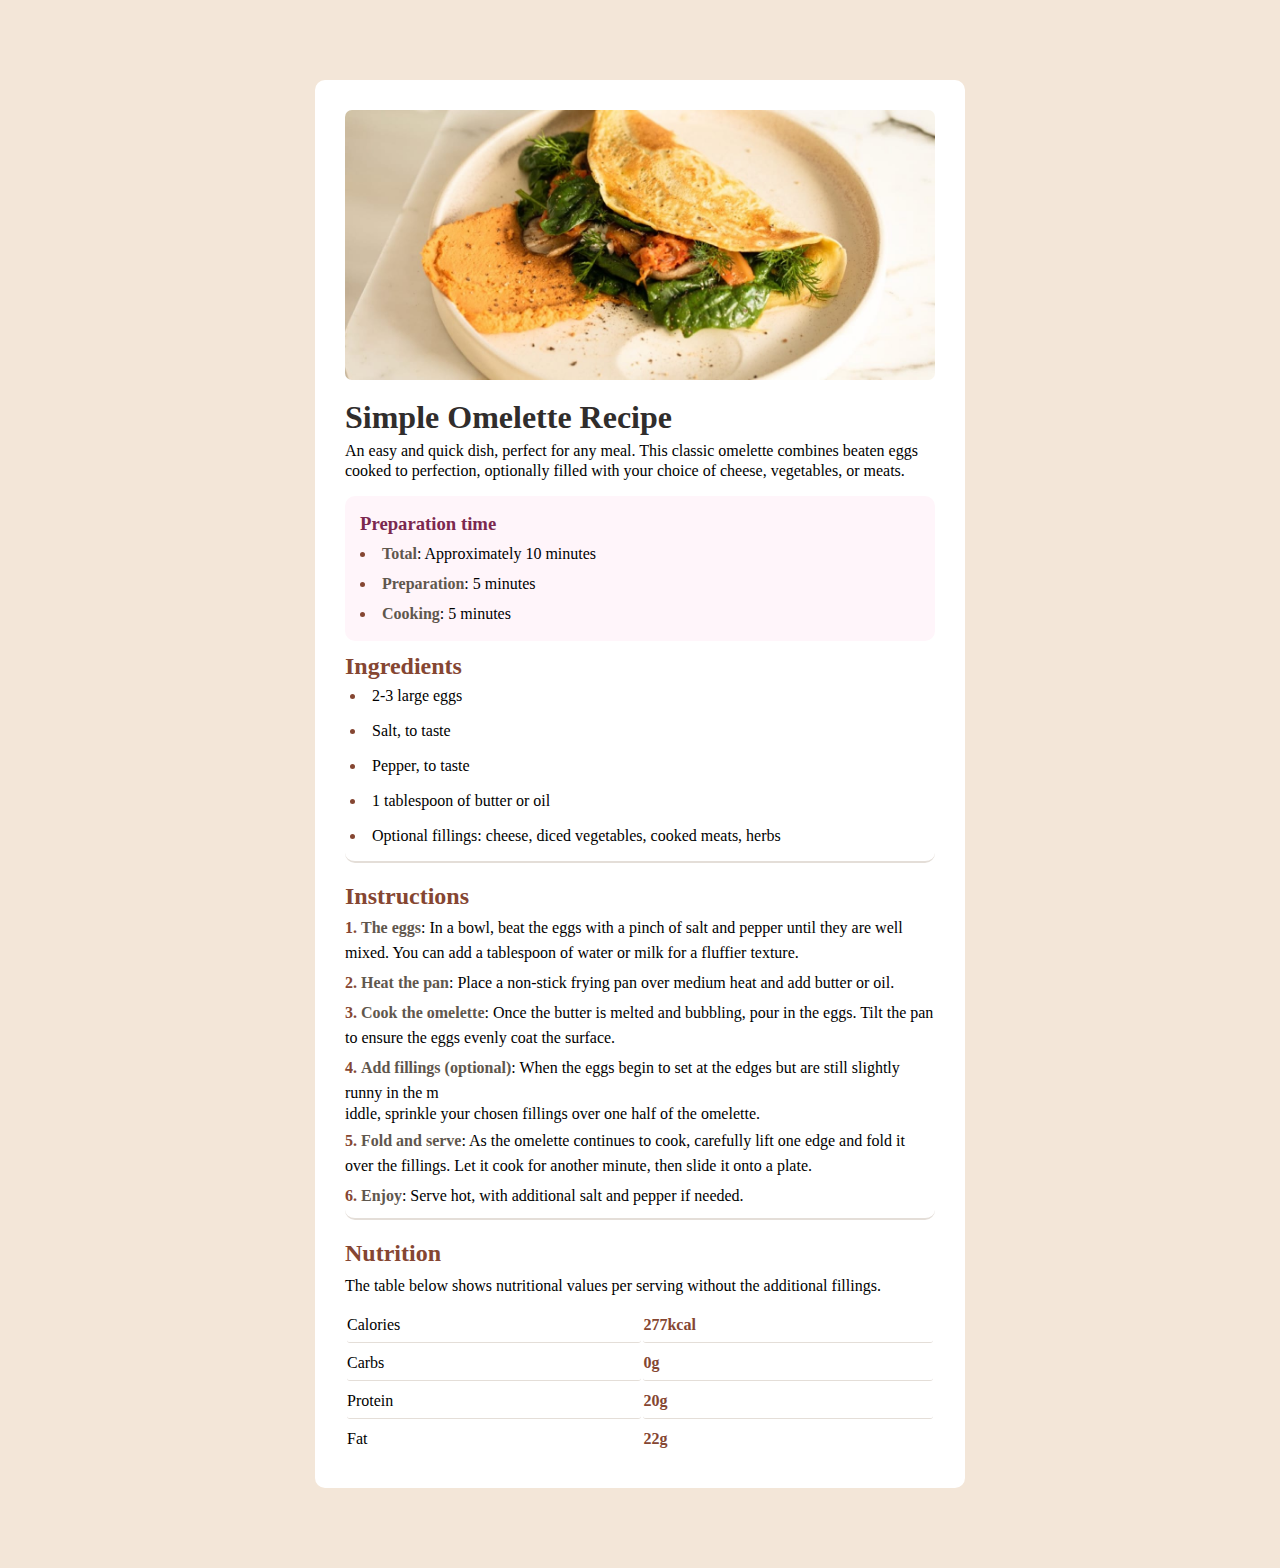
<file: recipe-page-main/index.html>
<!DOCTYPE html>
<html lang="en">
<head>
  <meta charset="UTF-8">
  <meta name="viewport" content="width=device-width, initial-scale=1.0">
  <link rel="icon" type="image/png" sizes="32x32" href="./assets/images/favicon-32x32.png">
  <link rel="stylesheet" href="style.css">
  <title>Frontend Mentor | Recipe page</title> 
  <style>
  
  </style>
</head>
<body>
  <div class="all">
  <div class="img1">
    <img src="assets/images/image-omelette.jpeg" width="100%">
  </div>
  <div class="all2">
<div class="head">
<h1> Simple Omelette Recipe</h1>

 <p> An easy and quick dish, perfect for any meal. This classic omelette combines beaten eggs cooked 
  to perfection, optionally filled with your choice of cheese, vegetables, or meats.
</p></div> 
<div class="ul1">
 <h3 style="color: hsl(332, 51%, 32%)"> Preparation time</h3>
  <ul>
 <li><span>Total</span>: Approximately 10 minutes</li>
 <li> <span>Preparation</span>: 5 minutes</li>
 <li><span> Cooking</span>: 5 minutes</li>
  </ul>
  </div>
  <div class="ul2">
 <h2>Ingredients</h2>
<ul>
 <li> 2-3 large eggs</li>
 <li> Salt, to taste</li>
 <li> Pepper, to taste</li>
 <li> 1 tablespoon of butter or oil</li>
<li> Optional fillings: cheese, diced vegetables, cooked meats, herbs
</li></ul></div>
<div class="instruc">
<h2> Instructions</h2>
<ol>
 <li> <span> The eggs</span>: In a bowl, beat the eggs with a pinch of salt and pepper until they are well mixed. 
 You can add a tablespoon of water or milk for a fluffier texture.</li>

 <li><span> Heat the pan</span>: Place a non-stick frying pan over medium heat and add butter or oil.
</li>
 <li> <span>Cook the omelette</span>: Once the butter is melted and bubbling, pour in the eggs. Tilt the pan to ensure 
  the eggs evenly coat the surface.
</li>
 <li> <span>Add fillings (optional)</span>: When the eggs begin to set at the edges but are still slightly runny in the 
  m</li>iddle, sprinkle your chosen fillings over one half of the omelette.

 <li> <span>Fold and serve</span>: As the omelette continues to cook, carefully lift one edge and fold it over the 
  fillings. Let it cook for another minute, then slide it onto a plate.
</li>
 <li><span>Enjoy</span>: Serve hot, with additional salt and pepper if needed.
</li>
</ol></div>
<div class="nutri">
 <h2> Nutrition</h2>

 <p> The table below shows nutritional values per serving without the additional fillings.
</p>


<table>
  <tr >
    
 <td> Calories</td>
 <td class="td1 "> 277kcal</td>
 </tr>
<tr >
  
<td> Carbs</td>
 <td class="td1 "> 0g</td>
 
<tr >
<td>  Protein</td>
 <td class="td1 "> 20g</td>
</tr>
<tr>
 <td style="border-bottom: none;">Fat</td>
 <td style="border-bottom: none;" class="td1 "> 22g</td>
</tr>
</table>
</div>
</div>
 </div>
</body>
</html>
</file>
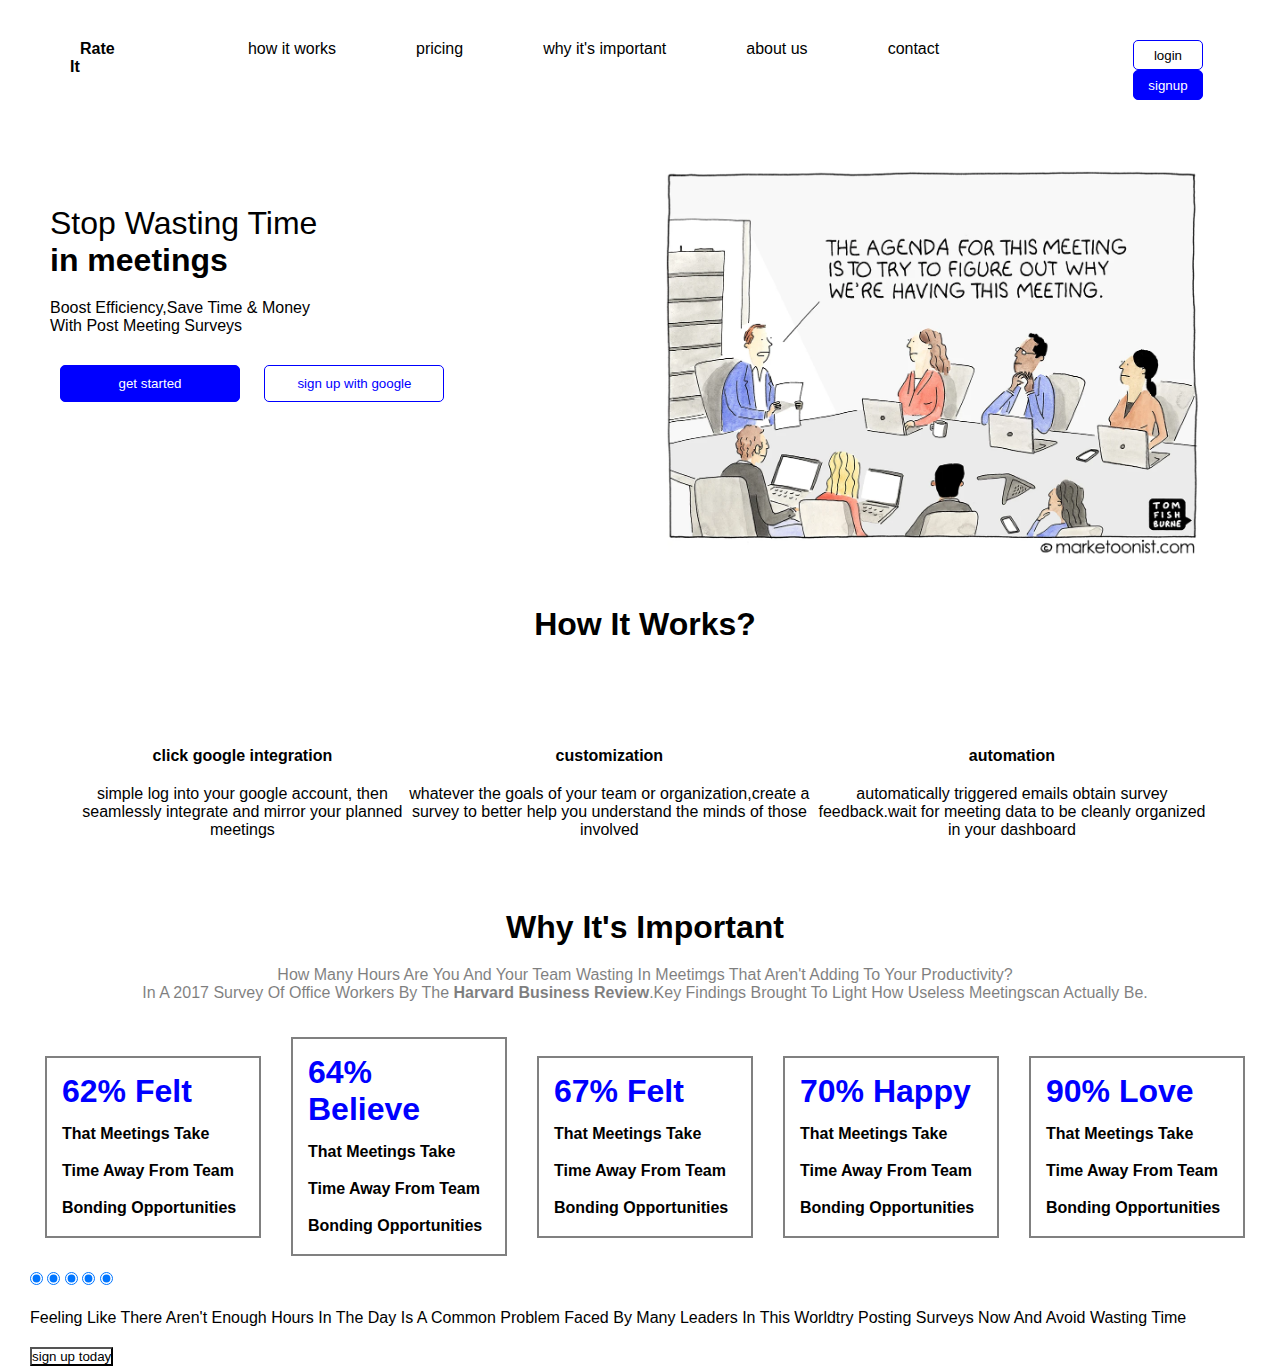
<file: intern pro/design 1/index.html>
<!DOCTYPE html>
<html lang="en">
<head>
    <meta charset="UTF-8">
    <meta name="viewport" content="width=device-width, initial-scale=1.0">
    <link rel="stylesheet" href="style.css">
    <link rel="stylesheet" href="https://cdnjs.cloudflare.com/ajax/libs/font-awesome/6.6.0/css/all.min.css" integrity="sha512-Kc323vGBEqzTmouAECnVceyQqyqdsSiqLQISBL29aUW4U/M7pSPA/gEUZQqv1cwx4OnYxTxve5UMg5GT6L4JJg==" crossorigin="anonymous" referrerpolicy="no-referrer" />
    <title>Design 1</title>
</head>
<body>
    <!--header page-->
        <div class="head1">
            <div class="logo">
                 <i class="fa-brands fa-font-awesome"></i><span>rate it</span>
                 </div>
            
         
            <div class="nav-list">
                <ul>
                <li><a href="#">how it  works</a></li>
                <li><a href="#">pricing</a></li>
                <li><a href="#">why it's important</a></li>
                <li><a href="#">about us</a></li>
                <li><a href="#">contact</a></li>
                </ul>
                
                
            </div>
            <div class="btn">
          <button type="button" class="btn1">login</button>
          <button type="button" class="btn2" >signup</button>
            </div>   
        </div>
    
        <div class="page1">
            <div class="page-content">
            <h1>stop wasting time<br><span> in meetings </span></h1>
            <p>boost efficiency,save time & money <br> with post meeting surveys</p>
            <div class="page-btn">
      <button type="submit"  class="p-btn1">get started</button>
      <button type="submit" class="p-btn2">sign up with google</button>
        </div>
        </div>
<div class="head2">
    <img src="../design 1/img1.webp" alt="meeting" width="90%" height="100%" >
</div>
</div>
<!--header page ends-->
   <!--section page 1--> 
   <div class="section1">
    <div class="sec-head">
<h1>how it works?</h1>
<i class="fa-solid fa-grip-lines"></i>
</div>
<div class="sec1">
    <div class="sec1-p1">
        <i class="fa-regular fa-calendar-minus"></i>
     <h4>   click google integration</h4>
     <p> simple log into your google account, then seamlessly integrate and mirror your planned meetings</p>
    </div>
    <div class="sec1-p2">
        <i class="fa-regular fa-sliders"></i>
        <h4>customization</h4>
        <p>whatever the goals of your team or organization,create a survey to better help you understand the minds of those involved </p>
    </div>
    <div class="sec1-p3">
        <i class="fa-regular fa-envelope-open"></i>
        <h4>automation</h4>
        <p>automatically triggered emails obtain survey feedback.wait for meeting data to be cleanly organized in your dashboard</p>
    </div>
</div>
</div>
<!--section1 page ends-->
<!--section page 2 starts-->
<div class="section2">
    <div class="sec-head2">
        <h1>why it's important</h1>
        <i class="fa-solid fa-grip-lines"></i>
        <p>how many hours are you and your team wasting in meetimgs that aren't adding to your productivity?<br>
        in a 2017 survey of office workers by  the<strong> harvard business  review</strong>.key findings brought to light how useless meetingscan actually be.</p>
    </div>
    <div class="sec2-slider">
        <div class="sec2-s1">
            <h1>62% felt
           <br><span>that meetings take time away from team bonding opportunities</span></h1>
            <i class="fa-regular fa-square-person-confined"></i>
        </div>
        <div class="sec2-s1">
            <h1>64% believe
            <br><span>that meetings take time away from team bonding opportunities</span></h1>
            <i class="fa-solid fa-minimize"></i>
        </div>
        <div class="sec2-s1">
            <h1>67% felt
          <br> <span> that meetings take time away from team bonding opportunities</span></h1>
            <i class="fa-solid fa-people-group"></i>
        </div>
        <div class="sec2-s1">
            <h1>70% happy
            <br><span>that meetings take time away from team bonding opportunities</span></h1>
            <i class="fa-solid fa-headphones-simple"></i>
        </div>
        <div class="sec2-s1">
            <h1>90% love
            <br> <span>that meetings take time away from team bonding opportunities</span></h1>
            <i class="fa-solid fa-business-time"></i>
        </div>
    </div>
    <div class="dots">
        <input type="radio" class="radio1" checked>
        <input type="radio" class="radio1" checked>
        <input type="radio" class="radio1" checked>
        <input type="radio" class="radio1" checked>
        <input type="radio" class="radio1" checked>
        
                </div>
    <div class="sec-downpara">
        <p>feeling like there aren't enough hours in the day is a common problem faced by many leaders in this world<span>try posting surveys now and avoid wasting time</span></p>
    </div>
    <div class="sec2-btn">
       <button type="submit">sign up today</button>
    </div>
</div>
<!--section 2 page ends-->
</body>

</html>
</file>
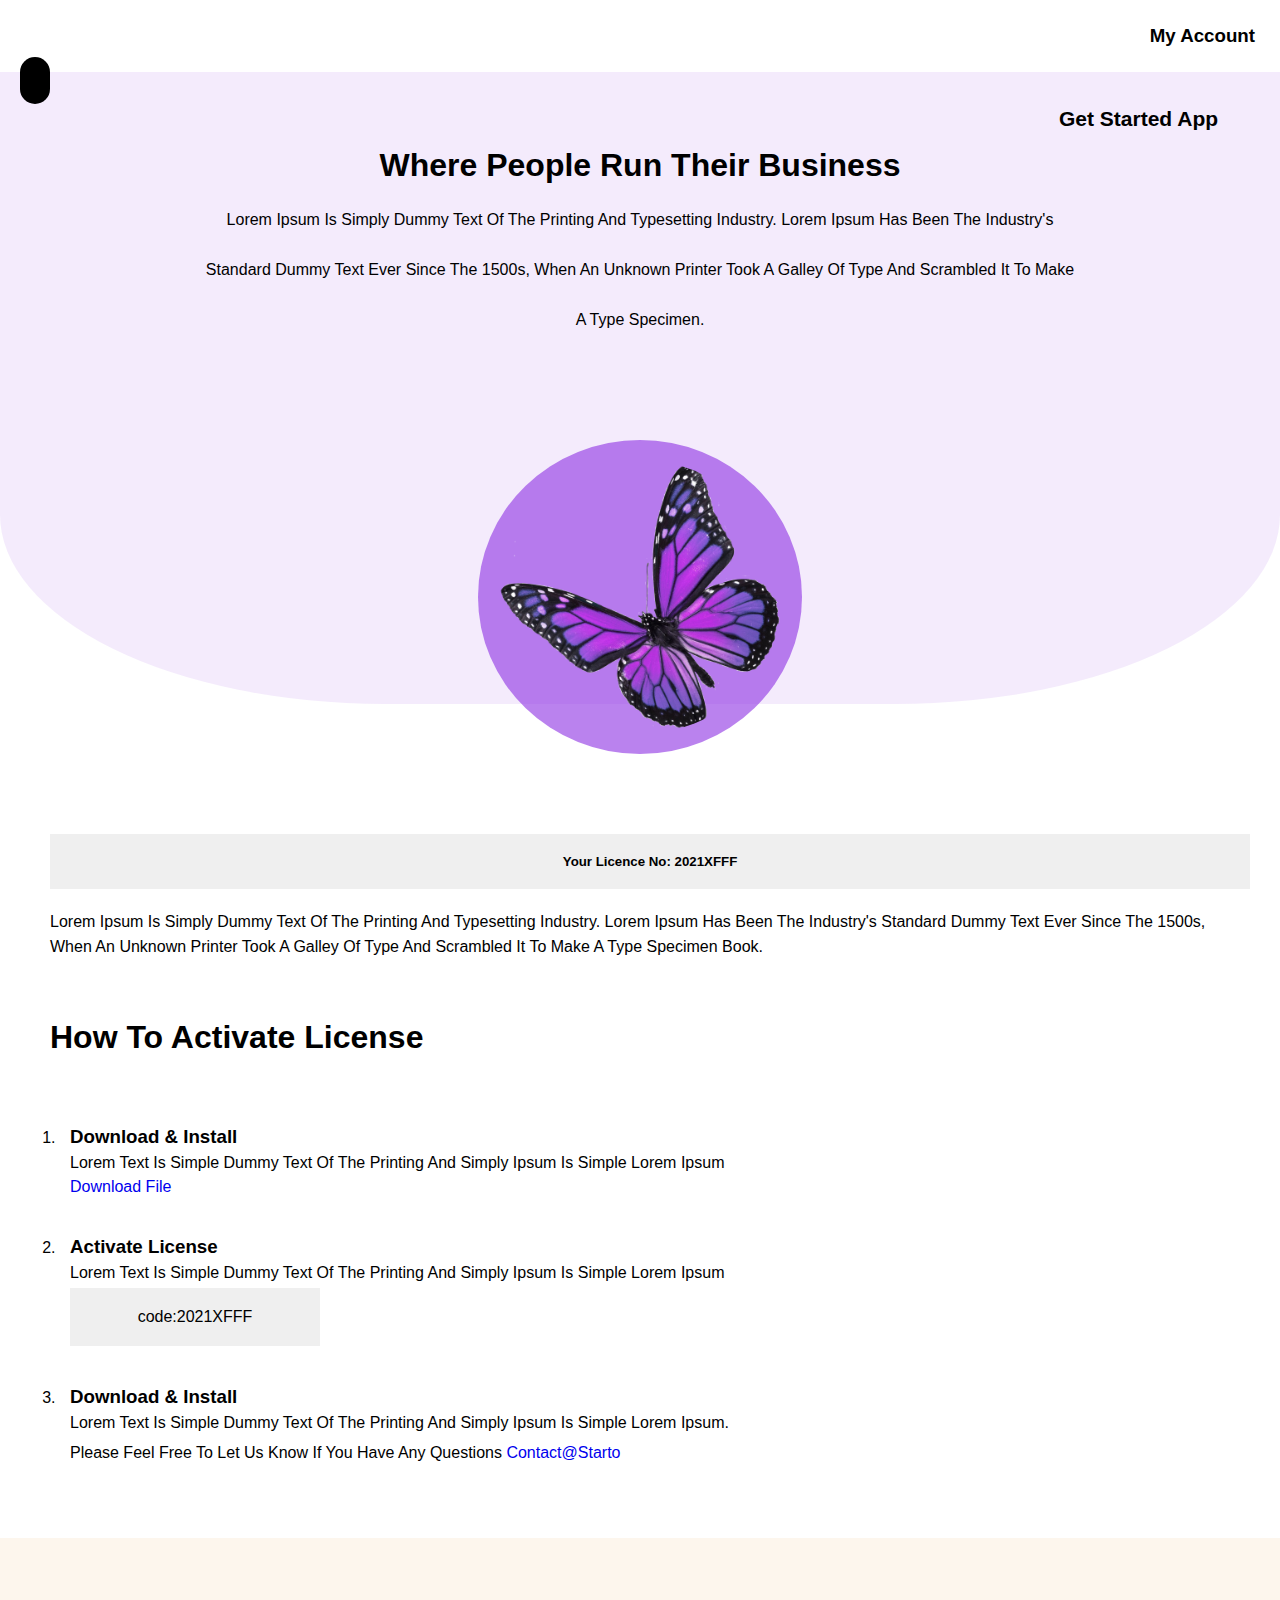
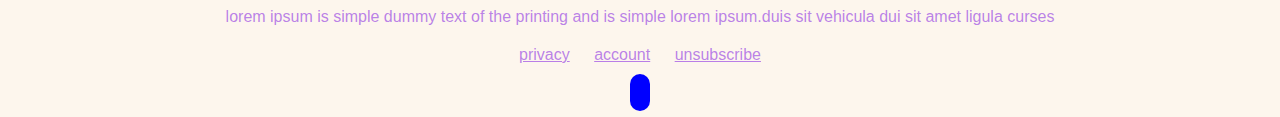
<file: intern pro/design 2/index.html>
<!DOCTYPE html>
<html lang="en">
<head>
    <meta charset="UTF-8">
    <meta name="viewport" content="width=device-width, initial-scale=1.0">
    <title>Design 2</title>
    <link rel="stylesheet" href="style.css">
    <link rel="stylesheet" href="https://cdnjs.cloudflare.com/ajax/libs/font-awesome/6.6.0/css/all.min.css" integrity="sha512-Kc323vGBEqzTmouAECnVceyQqyqdsSiqLQISBL29aUW4U/M7pSPA/gEUZQqv1cwx4OnYxTxve5UMg5GT6L4JJg==" crossorigin="anonymous" referrerpolicy="no-referrer" />
</head>
<body>
    <div class="upper">
        <h3>my account</h3>
    </div>
    <div class="header">
        <div class="logo-cont">
        <div class="logo">
            <i class="fa-brands fa-stripe-s"></i>
        </div>
        <div class="logo-intro">
            <h2>get started app</h2>
        </div>
        </div>
    <div class="h-content">
        <h1>where people run their business</h1>
        <p>Lorem Ipsum is simply dummy text of the printing and typesetting industry. Lorem Ipsum has been the industry's standard dummy text ever since the 1500s, when an unknown printer took a galley of type and scrambled it to make a type specimen.</p>

  <div class="images">
        
        <img class=".img1" src="img2.png" width="30%" >
       
   </div>
    </div>
    </div>

    
        <div class="sec1-c1">
      <h5>your licence no:<span> 2021XFFF</span></h5>
        <p>Lorem Ipsum is simply dummy text of the printing and typesetting industry. Lorem Ipsum has been the industry's standard dummy text ever since the 1500s,<br> when an unknown printer took a galley of type and scrambled it to make a type specimen book.</p>
   </div>
   <div class="sec1">
   <div class="list">
    <h1>how to activate license</h1>
    <ol>
        <li>
           <h3> download & install</h3>
            <p>lorem text is simple dummy text of the printing and simply Ipsum is simple lorem ipsum</p>
       <a  href="#">download file <i class="fa-solid fa-arrow-right-long"></i></a>

        </li>
        <li ><h3>activate license</h3><p>lorem text is simple dummy text of the printing and simply Ipsum is simple lorem ipsum</p>
       <div class="span"><span >code:2021XFFF</span></div>
        </li> 
    <li>
       <h3> download & install</h3>
        <p>
            lorem text is simple dummy text of the printing and simply Ipsum is simple lorem ipsum.
           <br> please feel free to let us know if you have any questions <a href="#">contact@starto</a>
        </p>
    </li>
    </ol>

    
   </div>
    </div>

    <div class="footer">
        <div class="footlogo">
            <i class="fa-brands fa-linkedin"></i>
            <i class="fa-brands fa-square-youtube"></i>
            <i class="fa-brands fa-square-instagram"></i>
            <i class="fa-brands fa-square-twitter"></i>
            <i class="fa-brands fa-facebook"></i>
        </div>
        <div class="f-para">
            <p>lorem ipsum is simple dummy text of the printing and is simple lorem ipsum.duis sit vehicula dui sit amet ligula curses</p>
        </div>
        <div class="links">
            <a href="#">privacy</a>
            <a href="#">account</a>
            <a href="#">unsubscribe</a>
        </div>
        <div class="f-logo">
            <i class="fa-brands fa-stripe-s"></i> 
        </div>
    </div>
</body>
</html>
</file>
<file: recipe-page-main/style.css>
@import url('https://fonts.googleapis.com/css2?family=Dosis:wght@200..800&family=Outfit:wght@100..900&family=Poppins:ital,wght@0,100;0,200;0,300;0,400;0,500;0,600;0,700;0,800;0,900;1,100;1,200;1,300;1,400;1,500;1,600;1,700;1,800;1,900&family=Work+Sans:ital@0;1&family=Young+Serif&display=swap');
@import url('https://fonts.googleapis.com/css2?family=Dosis:wght@200..800&family=Outfit:wght@100..900&family=Poppins:ital,wght@0,100;0,200;0,300;0,400;0,500;0,600;0,700;0,800;0,900;1,100;1,200;1,300;1,400;1,500;1,600;1,700;1,800;1,900&family=Work+Sans:ital,wght@0,600;1,600&family=Young+Serif&display=swap');
@import url('https://fonts.googleapis.com/css2?family=Dosis:wght@200..800&family=Outfit:wght@100..900&family=Poppins:ital,wght@0,100;0,200;0,300;0,400;0,500;0,600;0,700;0,800;0,900;1,100;1,200;1,300;1,400;1,500;1,600;1,700;1,800;1,900&family=Work+Sans:ital,wght@0,700;1,700&family=Young+Serif&display=swap');
@import url('https://fonts.googleapis.com/css2?family=Dosis:wght@200..800&family=Outfit:wght@100..900&family=Poppins:ital,wght@0,100;0,200;0,300;0,400;0,500;0,600;0,700;0,800;0,900;1,100;1,200;1,300;1,400;1,500;1,600;1,700;1,800;1,900&family=Work+Sans:ital,wght@0,700;1,700&family=Young+Serif&display=swap');


*{
   
   padding:0;
   margin:0;
   box-sizing: border-box;
}
:root{
  background-color:   hsl(30, 54%, 90%);
  background-color:  hsl(30, 18%, 87%);
  background-color:  hsl(30, 10%, 34%);
  background-color: hsl(24, 5%, 18%);
}
body{
   background-color:hsl(30, 54%, 90%) ; 
display:grid;
justify-content: center;
align-items: center;
width:100%;
height:auto;
}
h1{
   color:hsl(24, 5%, 18%);
}

.all{
   background-color: white;
width:650px;
max-height: auto;
padding: 30px;
margin:80px;
border-radius: 10px;
}
h2,.td1{
   color: hsl(14, 45%, 36%) ;
font-weight: bold;

}
.img1 img{
   border-radius: 7px;
}
 
.head{
margin-top: 15px;
}
.head p{
   margin-top: 5px;;
   line-height: 20px;
}
.ul1{
   background-color:hsl(330, 100%, 98%);
   margin-top: 15px;
   padding:15px;
   list-style-position: inside;
   line-height: 25px;
   border-radius: 10px;;
}
.ul1 li{
   margin-top: 5px;
}
span{
   font-weight: bolder;
   color:hsl(30, 10%, 34%);
   
}
li::marker{
   color:hsl(14, 45%, 36%);
   font-weight: bold;
}
.ul2{
   border-bottom:2px solid hsl(30, 18%, 87%);;
   padding-bottom: 10px;
   margin-top: 15px;
   line-height: 20px;
   border-radius: 10px;
 
}
.ul2 li{
   padding:5px;
   list-style-position: inside;
   margin-top:5px;
   
}

.instruc{
   border-bottom:2px solid hsl(30, 18%, 87%);
border-radius: 10px;
margin-top: 20px;
padding-bottom: 10px;
}
.instruc li{
   line-height: 25px;
   list-style-position: inside;
   margin-top: 5px;;

}
.nutri{
   margin-top: 20px;
   
}

.nutri p{
   margin-top: 10px;;
}

.nutri table {
   line-height: 35px;
 width:100%;
 margin-top: 10px;;
 
   
}

 table tr  td {
   border-bottom:1px solid hsl(30, 18%, 87%);
   border-radius: 3px;;
 }
  

@media (max-width:1044px){
   .all{
      width:500px;
      height:auto;
   }
}

@media (max-width:530px){
   .all{
      width:390px;
      height:auto;
      
   }
}
@media(max-width:375px){
   .all{
      width:350px;
      height:auto;
      margin: 0px;
       overflow-x: hidden;
border-radius: 0px;
padding: 0px;
   }
   body{
  margin:0;
 padding: 0;    
}
.img1  img{
   border-radius: 0px;
   width:100%;
   
}
.all2{
   padding:30px;
}
}
</file>
<file: intern pro/design 1/style.css>
*{
    padding:0;
    margin:0;
    box-sizing: border-box;
    background-color: #fff;
    font-family: Arial, Helvetica, sans-serif;
}
body{
    position: absolute;
    left:30px;
    right:20px;
}
.head1{
    display: flex;
    padding:20px;
    margin:20px;
    width:100%;
}
.logo{
    color:blue
}
.logo span{
    color:black;
    font-weight: bold;
    margin-left: 10px;
    text-transform: capitalize;
}
.nav-list ul {
    list-style-type: none;
   display:flex;
   margin-left: 50px;;
   width:900px;
}
.nav-list ul li {
margin-left:80px;
}
.nav-list ul li>a{
color:black;
text-decoration: none;


}

.nav-list ul li:hover{
    border-bottom: 3px solid blue;
    border-top: 3px solid blue;
    
}
.btn{
    margin-left: 50px;
}
.btn button{
    margin-left: 15px;
}
.btn >button{
    border: 1px solid blue;
    border-radius: 5px;;
    padding:5px;
    width:70px;
    height:30px;
}

.btn>button:hover:not(.btn2){
    background-color: rgba(0, 0, 255, 0.836);
    color:#fff;
    
}
.btn2{
    background-color: blue;
    color:white;
}
/* nav bar ends*/
/* header page starts*/
.page1{
    display: flex;
    margin-left: 20px;
    margin-top: 50px;
    
}
.page-content{
    margin-top: 30px;
    width:100%;
    text-transform: capitalize;
}
.page-content h1{
    font-weight: normal;
   margin-top: 5px;
   
   
}
.page-content h1>span{
    font-weight: bolder;
    text-transform: lowercase;
}
.page-content p{
    margin-top:20px;
}

.page-btn{
    margin-top: 20px;
    
}
.page-btn>button{
    margin: 10px;
}
.p-btn1{
    border: 1px solid blue;
    border-radius: 5px;
    color:white;
    width:30%;
    padding:10px;
    background-color: blue;

}
 
.p-btn2{
    border: 1px solid blue;
    border-radius: 5px;
    color:blue;
    width:30%;
    padding:10px;
}
.page-btn>button:hover:not(.p-btn1){
    background-color: rgba(0, 0, 255, 0.849);
    color:white;
}
/* header image*/
.head2{
    margin-left: 15px;
}

/*section page starts*/

.section1{
    margin-top: 50px;
}
.sec-head{
    text-align:center;
    text-transform: capitalize;
    
}
.sec-head i{
    margin:10px;
    color:blue;
    font-size: 30px;
}
.sec1{
    display:flex;
    margin:50px;
    text-align: center;
}
 .sec1 i{
    color:blue;
    font-size: 30px;
    margin-top: 10px;
 }
.sec1 h4 ,p{
    margin:20px 0px;
}
/* section 2 page style starts*/
.section2{
    text-transform: capitalize;
}
.sec-head2{
    text-align:center;
    margin-top: 10px;
    
}
.sec-head2 i{
    font-size: 30px;
    color:blue;
    margin-top: 10px;
}
.sec-head2 p{
opacity: 0.5;
}
 .section2>.sec2-slider{
   display:flex;
   justify-content: center;
   align-items: center;
   
}
.sec2-s1{
    background-color: #fff;
    border:2px solid gray;
    margin:15px;
    padding:15px;
    font-weight: bold;
    display:flex;
width:400px;
    
}
.sec2-s1 h1{
    color:blue;
}
.sec2-s1  h1 span{

    font-size: 16px;
    color:black;
    
}

.sec2-s1 i{
display:grid;
justify-content: center;
align-items: center;
font-size: 30px;
color:blue;

}

.dots .radio1{
cursor: pointer;

}
</file>
<file: intern pro/design 2/style.css>
*{
    margin:0;
    padding:0;
    box-sizing: border-box;
    font-family: Arial, Helvetica, sans-serif;
}

.upper h3 {
    float:right;
    background-color: #fff;
    padding:15px;
    text-transform: capitalize;
    margin: 10px;
}

.header{
clear:right;
background-color: rgba(137, 43, 226, 0.096);
text-transform: capitalize;
border-bottom-left-radius: 30%;
border-bottom-right-radius: 30%;

}
.header .logo-cont{
    display: flex;
}
.header .logo i{
    background-color: black;
    color:white;
    padding:15px;
    margin:20px;
    border-radius: 20px;
    
}
.logo-intro{
    padding:15px;
    margin:20px ;
    position: absolute;
    left:80%;
    font-size:14px ;
}
.h-content{
    
    text-align: center;
    line-height: 50px;
    margin:50px 100px 0px 100px;
}
.h-content p{
    font-weight: 500;
    padding:5px;
    margin:0px 100px;
}

.images{
    margin-top: 20px;
    
    
}
.images img{
    background-color: rgba(137, 43, 226, 0.589);
    border-radius: 50%;
    padding:20px;
    position: relative;
    top:70px;
}

  .sec1-c1 {

    margin-top:100px;
    padding:30px;
    text-transform: capitalize;
    margin-left:20px;

}
.sec1-c1 p {
    margin-top: 20px;
    line-height: 25px;
}
.sec1-c1 h5{
    background-color: rgba(128, 128, 128, 0.13);
    padding:20px;
    text-align: center;
    
}
.sec1 .list ol{
    padding:20px;
    margin: 20px;
    
}
.sec1 h1{
    margin: 30px 20px 20px 50px;
    text-transform: capitalize;
}

.sec1 .list ol li{
    margin: 20px;
    padding: 10px;

    
}
.list ol li >h3{
    text-transform: capitalize;
}

.list ol li>p{
    text-transform: capitalize;
    line-height: 30px;
    
}

.list ol li a{
    text-decoration: none;
    text-transform: capitalize;
}
 .span{
    background-color:  rgba(128, 128, 128, 0.13);
    width: 250px;
    padding: 20px;
    text-align: center;
 }

 .footer{
    
    background-color: rgba(250, 235, 215, 0.445);
    padding:15px;
    text-align: center;
    
 }
 .footer .footlogo i{
    border-radius: 5px;
    padding:10px;
    font-size: 35px;;
    color: rgba(137, 43, 226, 0.589);
 }
 .footer p{
    margin-top: 15px;
    color: rgba(137, 43, 226, 0.589);
 }

 .footer .links a{
color: rgba(137, 43, 226, 0.589);
margin: 10px;

 }
 .footer .links{
    margin: 20px 0px;
 }

  .f-logo i{
    color:#fff;
    background-color: blue;
    padding:10px;
    margin:10px;
    border-radius: 50px;
 }

 @media (max-width:1155px){
    .logo-intro{
        position: absolute;
        left:75%;
        
    }
    .h-content p{ 
         margin-top: 10px;
         padding:10px;
         line-height: 40px;
         margin-left: 20px;
    }
 }

 @media(max-width:920px){
    .logo-intro{
         position: absolute;
        left:65%;
        
    }
   .images img{
    width:50%;
   }
 }

 
 @media(max-width:670px){
    .logo-intro{
         position: absolute;
        left:60%;
        
    }
 
    .h-content p{ 
        margin:10px;   
   }

   .images img{
    width:50%;
   }
 }

 @media(max-width:587px){
.logo-intro{
    position: absolute;
    left:50%;
}
.h-content p{ 
    margin-top: 10px;
    padding:5px;
    line-height: 40px;
    margin-left: 5px;
}
.h-content{
    
    text-align: center;
    line-height: 40px;
    margin:30px 60px 0px 60px;
}
 }

 @media(max-width:478px){
    .logo-intro{
        position: absolute;
        left:35%;
        margin-left:5px;

    }
    .h-content{
    
        text-align: center;
        line-height: 30px;
        margin:25px;
    }
    .h-content p{
        margin:0;
    }
    
 }

 @media (max-width:330px){
    .logo-intro{
        position: absolute;
        left: 33%;
        right:0;
    }

 }

 @media (max-width:320px){

    .logo-intro{
margin-right:0;
    }
    .sec1 .list ol{
        padding:5px;
        margin: 5px;
    }  
 }
</file>
